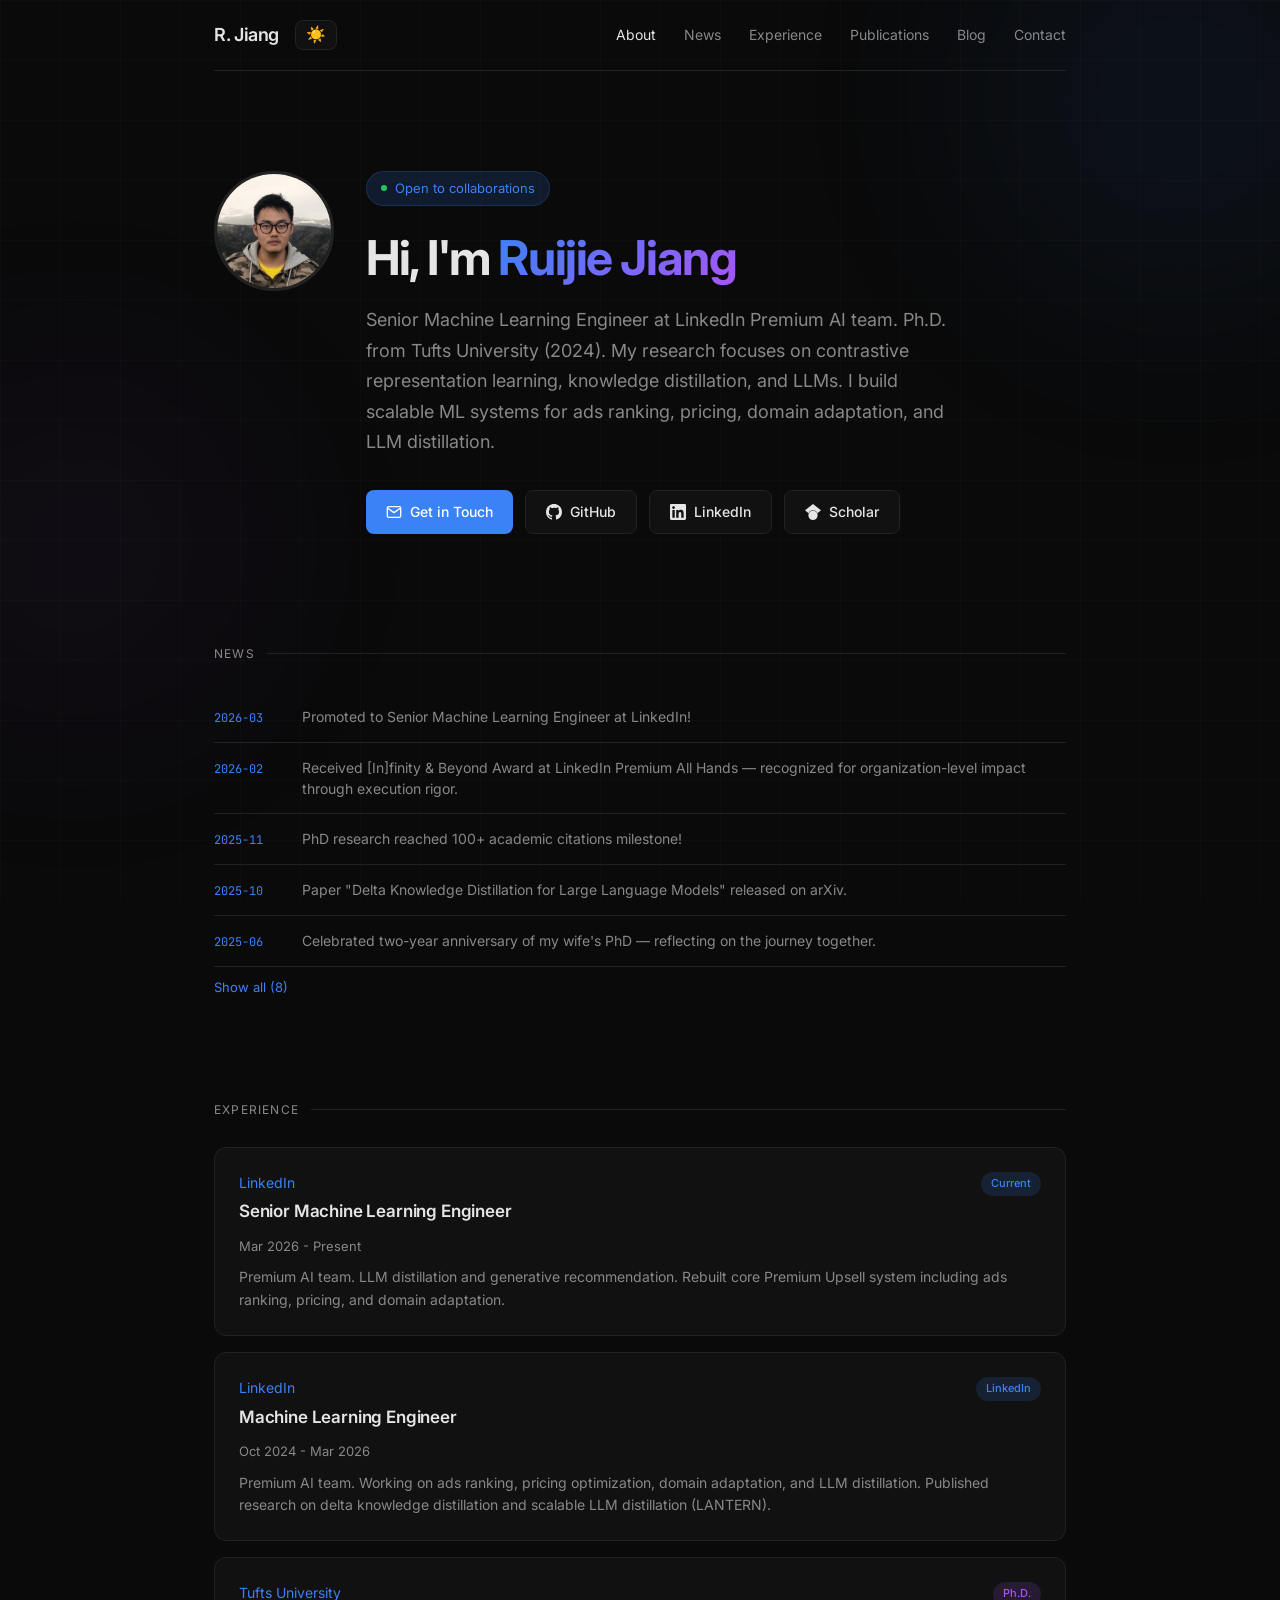
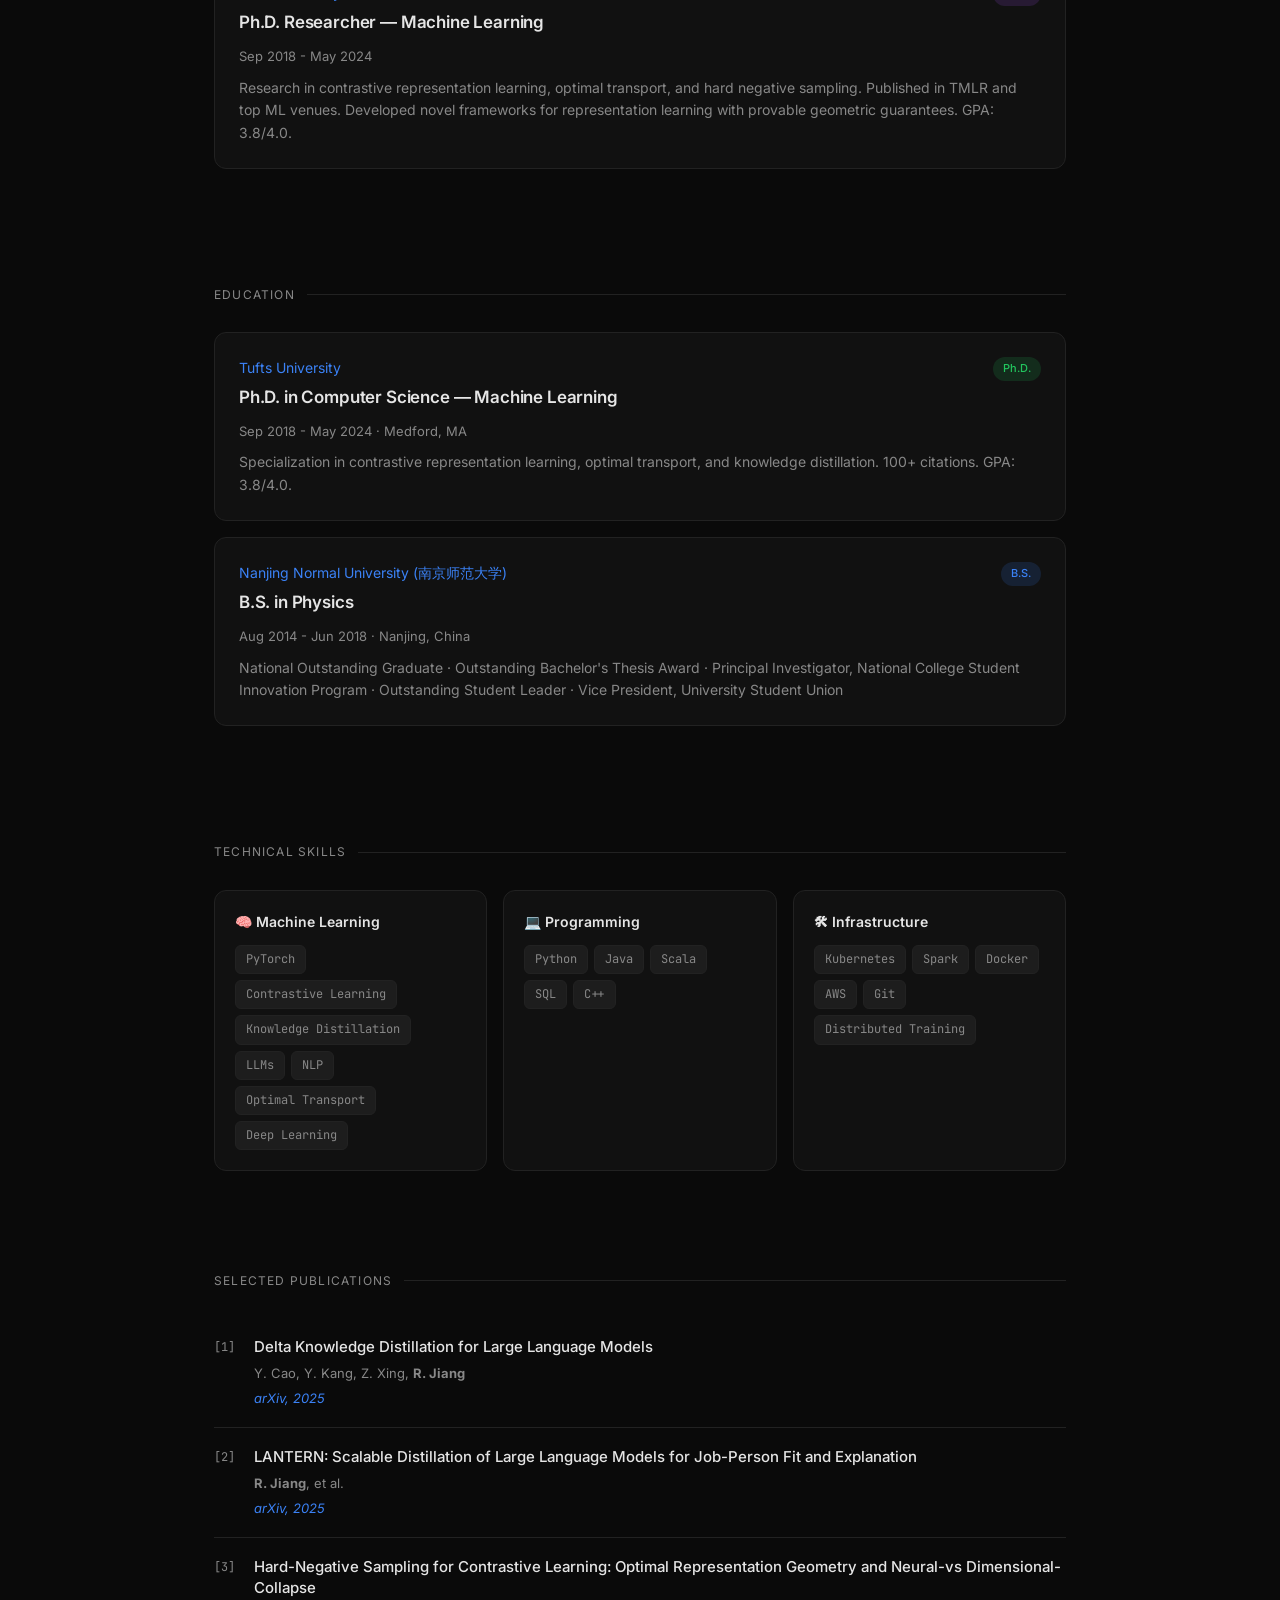
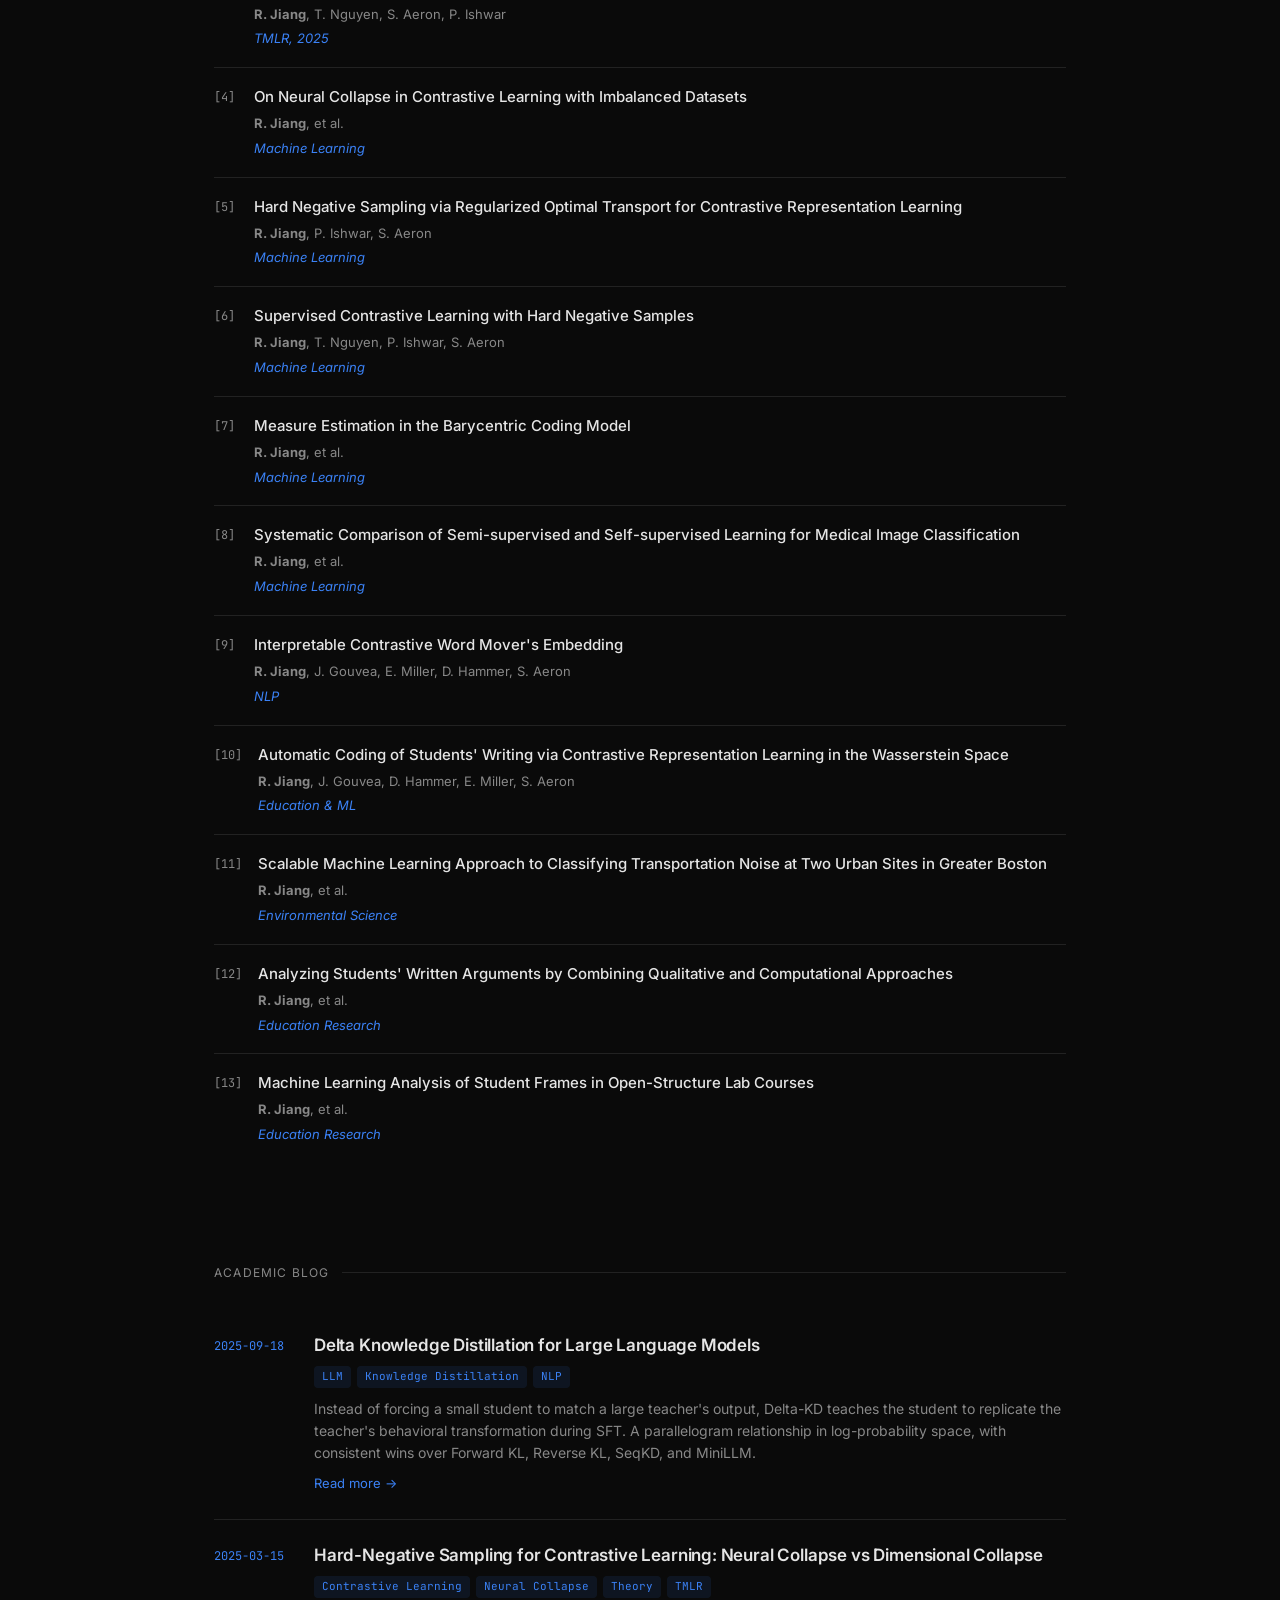
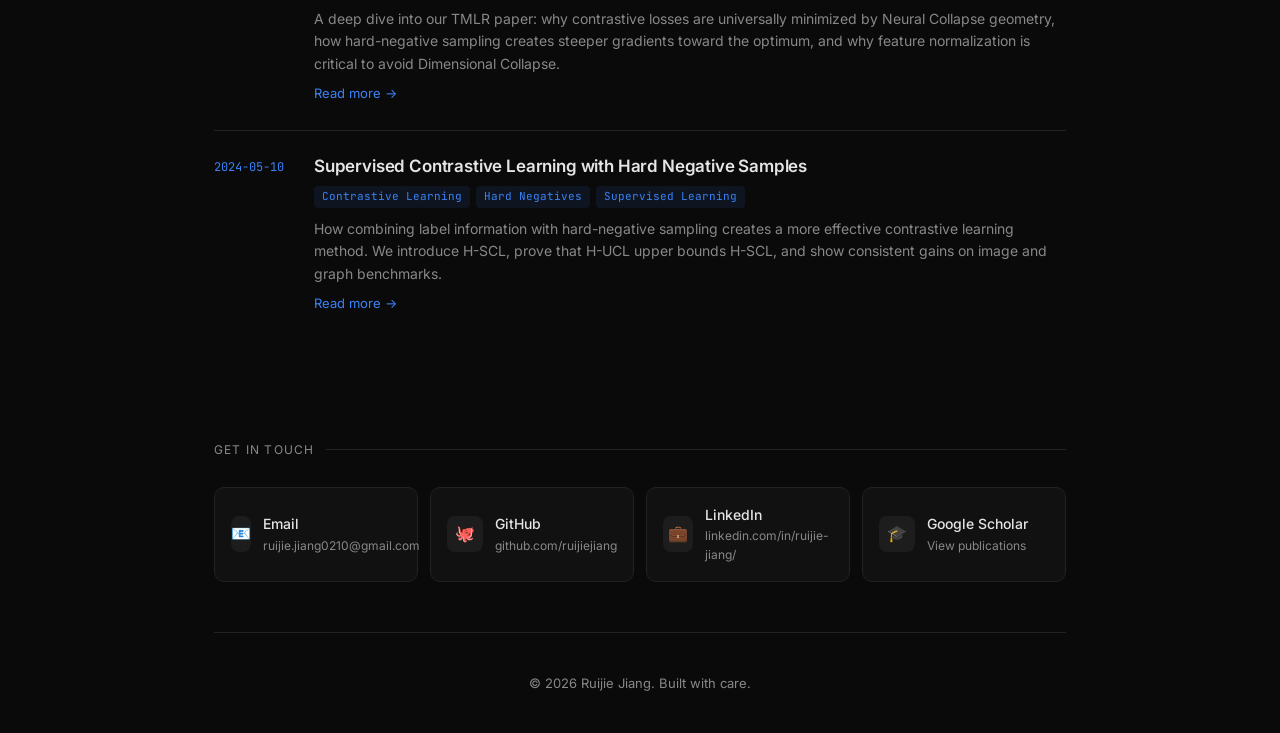
<file: index.html>
<!DOCTYPE html>
<html lang="en">
<head>
  <meta charset="UTF-8">
  <meta name="viewport" content="width=device-width, initial-scale=1.0">
  <title>Ruijie Jiang — Senior ML Engineer</title>
  <link href="https://fonts.googleapis.com/css2?family=Inter:wght@300;400;500;600;700&family=JetBrains+Mono:wght@400;500&display=swap" rel="stylesheet">
  <link rel="stylesheet" href="style.css">
</head>
<body>
  <div class="glow-orb glow-1"></div>
  <div class="glow-orb glow-2"></div>

  <div class="container">
    <nav id="nav"></nav>

    <!-- Hero -->
    <div class="hero" id="about">
      <div class="hero-top">
        <img src="photo.jpg" alt="Ruijie Jiang" class="hero-photo">
        <div>
          <div class="hero-badge"><span class="dot"></span><span id="hero-badge"></span></div>
          <h1>Hi, I'm <span class="gradient" id="hero-name"></span></h1>
          <p class="hero-desc" id="hero-desc"></p>
          <div class="hero-links" id="hero-links"></div>
        </div>
      </div>
    </div>

    <!-- News (preview) -->
    <section id="news">
      <div class="section-title">News</div>
      <ul class="news-list" id="news-list"></ul>
    </section>

    <!-- Experience -->
    <section id="experience">
      <div class="section-title">Experience</div>
      <div id="experience-list"></div>
    </section>

    <!-- Education -->
    <section id="education">
      <div class="section-title">Education</div>
      <div id="education-list"></div>
    </section>

    <!-- Skills -->
    <section id="skills">
      <div class="section-title">Technical Skills</div>
      <div class="skills-grid" id="skills-grid"></div>
    </section>

    <!-- Publications (preview) -->
    <section id="publications">
      <div class="section-title">Selected Publications</div>
      <div id="pub-list"></div>
    </section>

    <!-- Blog (preview) -->
    <section id="blog">
      <div class="section-title">Academic Blog</div>
      <div class="blog-grid" id="blog-grid"></div>
    </section>

    <!-- Contact -->
    <section id="contact">
      <div class="section-title">Get in Touch</div>
      <div class="contact-grid" id="contact-grid"></div>
    </section>

    <footer id="footer"></footer>
  </div>

  <script src="data.js"></script>
  <script src="render.js"></script>
  <script>
    // Nav — links to dedicated pages
    renderNav('nav', '', 'about');
    initTheme();

    // Hero
    $('hero-badge').textContent = SITE.badge;
    $('hero-name').textContent = SITE.name;
    $('hero-desc').textContent = SITE.heroDesc;
    $('hero-links').innerHTML = `
      <a href="mailto:${SITE.email}" class="btn-primary">${ICONS.mail} Get in Touch</a>
      <a href="${SITE.github}" class="btn-secondary" target="_blank">${ICONS.github} GitHub</a>
      <a href="${SITE.linkedin}" class="btn-secondary" target="_blank">${ICONS.linkedin} LinkedIn</a>
      <a href="${SITE.scholar}" class="btn-secondary" target="_blank">${ICONS.scholar} Scholar</a>
    `;

    // Sections
    renderNews('news-list', false);
    renderCards(SITE.experience, 'experience-list');
    renderCards(SITE.education, 'education-list');
    renderSkills('skills-grid');
    renderPublications('pub-list');
    renderBlog('blog-grid', '');
    renderContact('contact-grid');
    renderFooter('footer');
  </script>
</body>
</html>
</file>
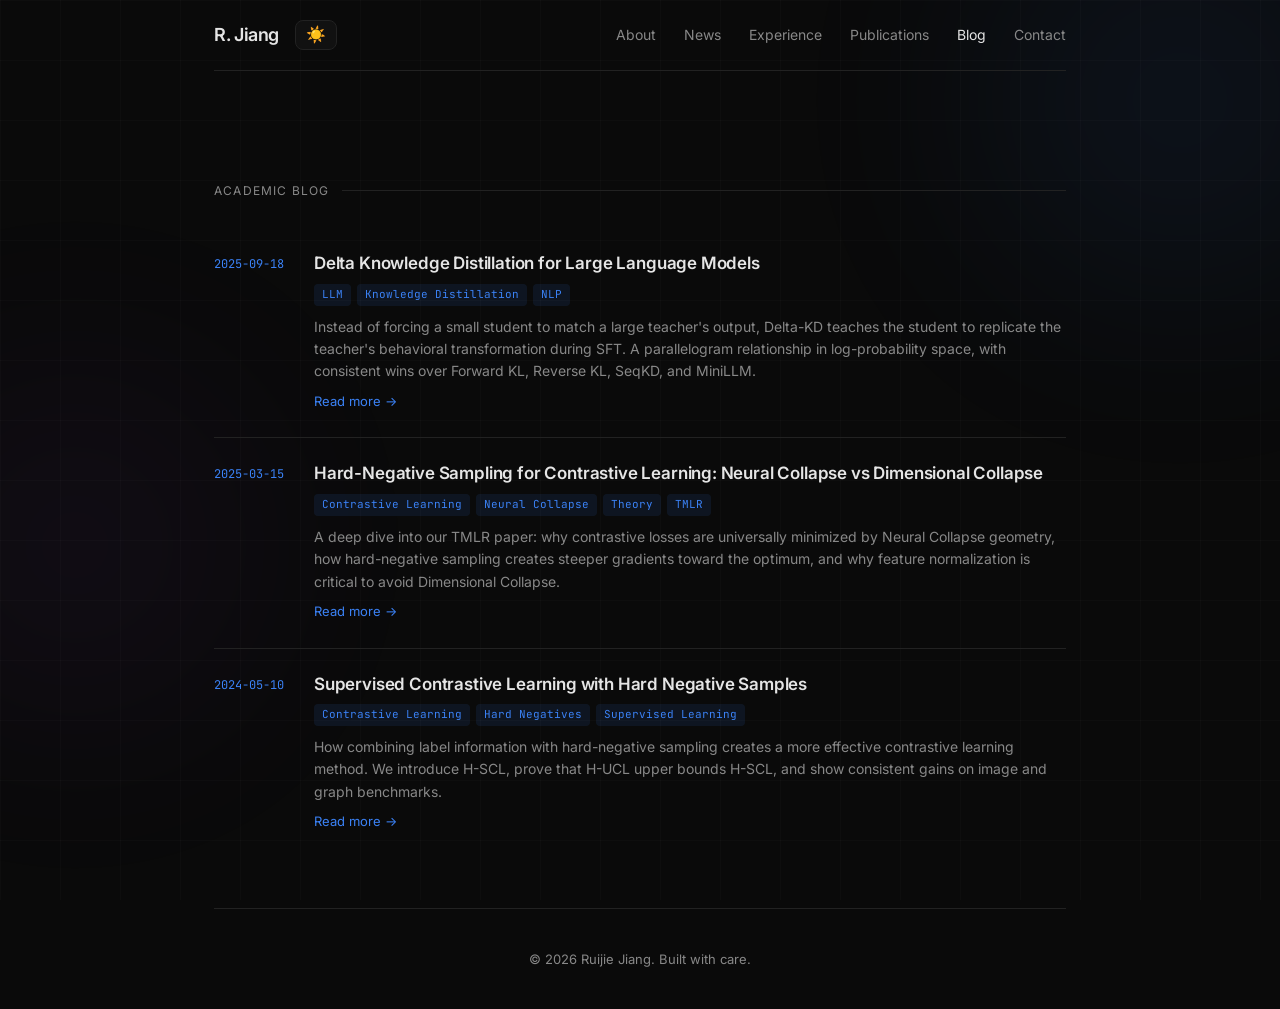
<file: pages/blog.html>
<!DOCTYPE html>
<html lang="en">
<head>
  <meta charset="UTF-8">
  <meta name="viewport" content="width=device-width, initial-scale=1.0">
  <title>Academic Blog — Ruijie Jiang</title>
  <link href="https://fonts.googleapis.com/css2?family=Inter:wght@300;400;500;600;700&family=JetBrains+Mono:wght@400;500&display=swap" rel="stylesheet">
  <link rel="stylesheet" href="../style.css">
</head>
<body>
  <div class="glow-orb glow-1"></div>
  <div class="glow-orb glow-2"></div>
  <div class="container">
    <nav id="nav"></nav>
    <section>
      <div class="section-title">Academic Blog</div>
      <div class="blog-grid" id="blog-grid"></div>
    </section>
    <footer id="footer"></footer>
  </div>
  <script src="../data.js"></script>
  <script src="../render.js"></script>
  <script>
    renderNav('nav', '../', 'blog');
    initTheme();
    renderBlog('blog-grid', '../');
    renderFooter('footer');
  </script>
</body>
</html>
</file>
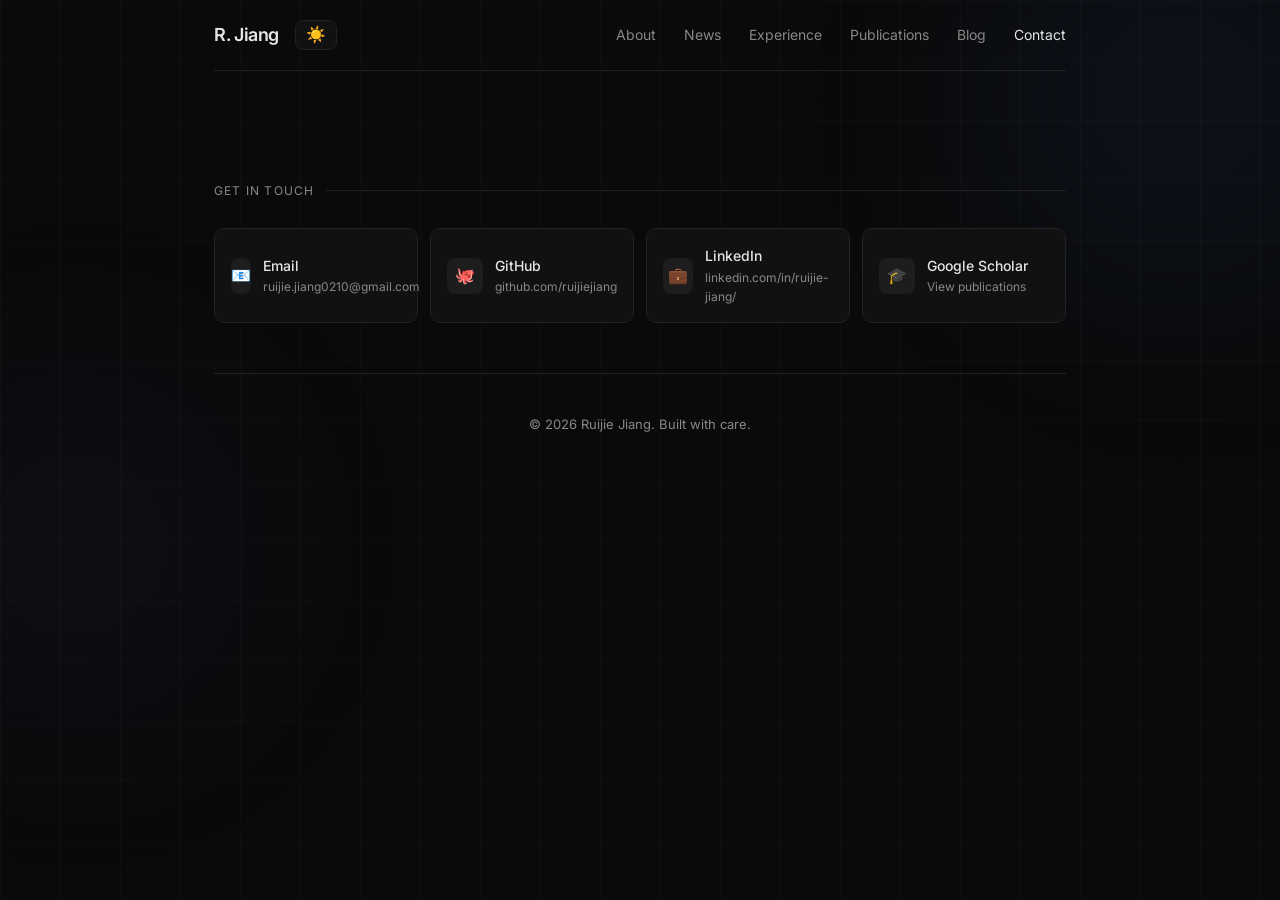
<file: pages/contact.html>
<!DOCTYPE html>
<html lang="en">
<head>
  <meta charset="UTF-8">
  <meta name="viewport" content="width=device-width, initial-scale=1.0">
  <title>Contact — Ruijie Jiang</title>
  <link href="https://fonts.googleapis.com/css2?family=Inter:wght@300;400;500;600;700&family=JetBrains+Mono:wght@400;500&display=swap" rel="stylesheet">
  <link rel="stylesheet" href="../style.css">
</head>
<body>
  <div class="glow-orb glow-1"></div>
  <div class="glow-orb glow-2"></div>
  <div class="container">
    <nav id="nav"></nav>
    <section>
      <div class="section-title">Get in Touch</div>
      <div class="contact-grid" id="contact-grid"></div>
    </section>
    <footer id="footer"></footer>
  </div>
  <script src="../data.js"></script>
  <script src="../render.js"></script>
  <script>
    renderNav('nav', '../', 'contact');
    initTheme();
    renderContact('contact-grid');
    renderFooter('footer');
  </script>
</body>
</html>
</file>
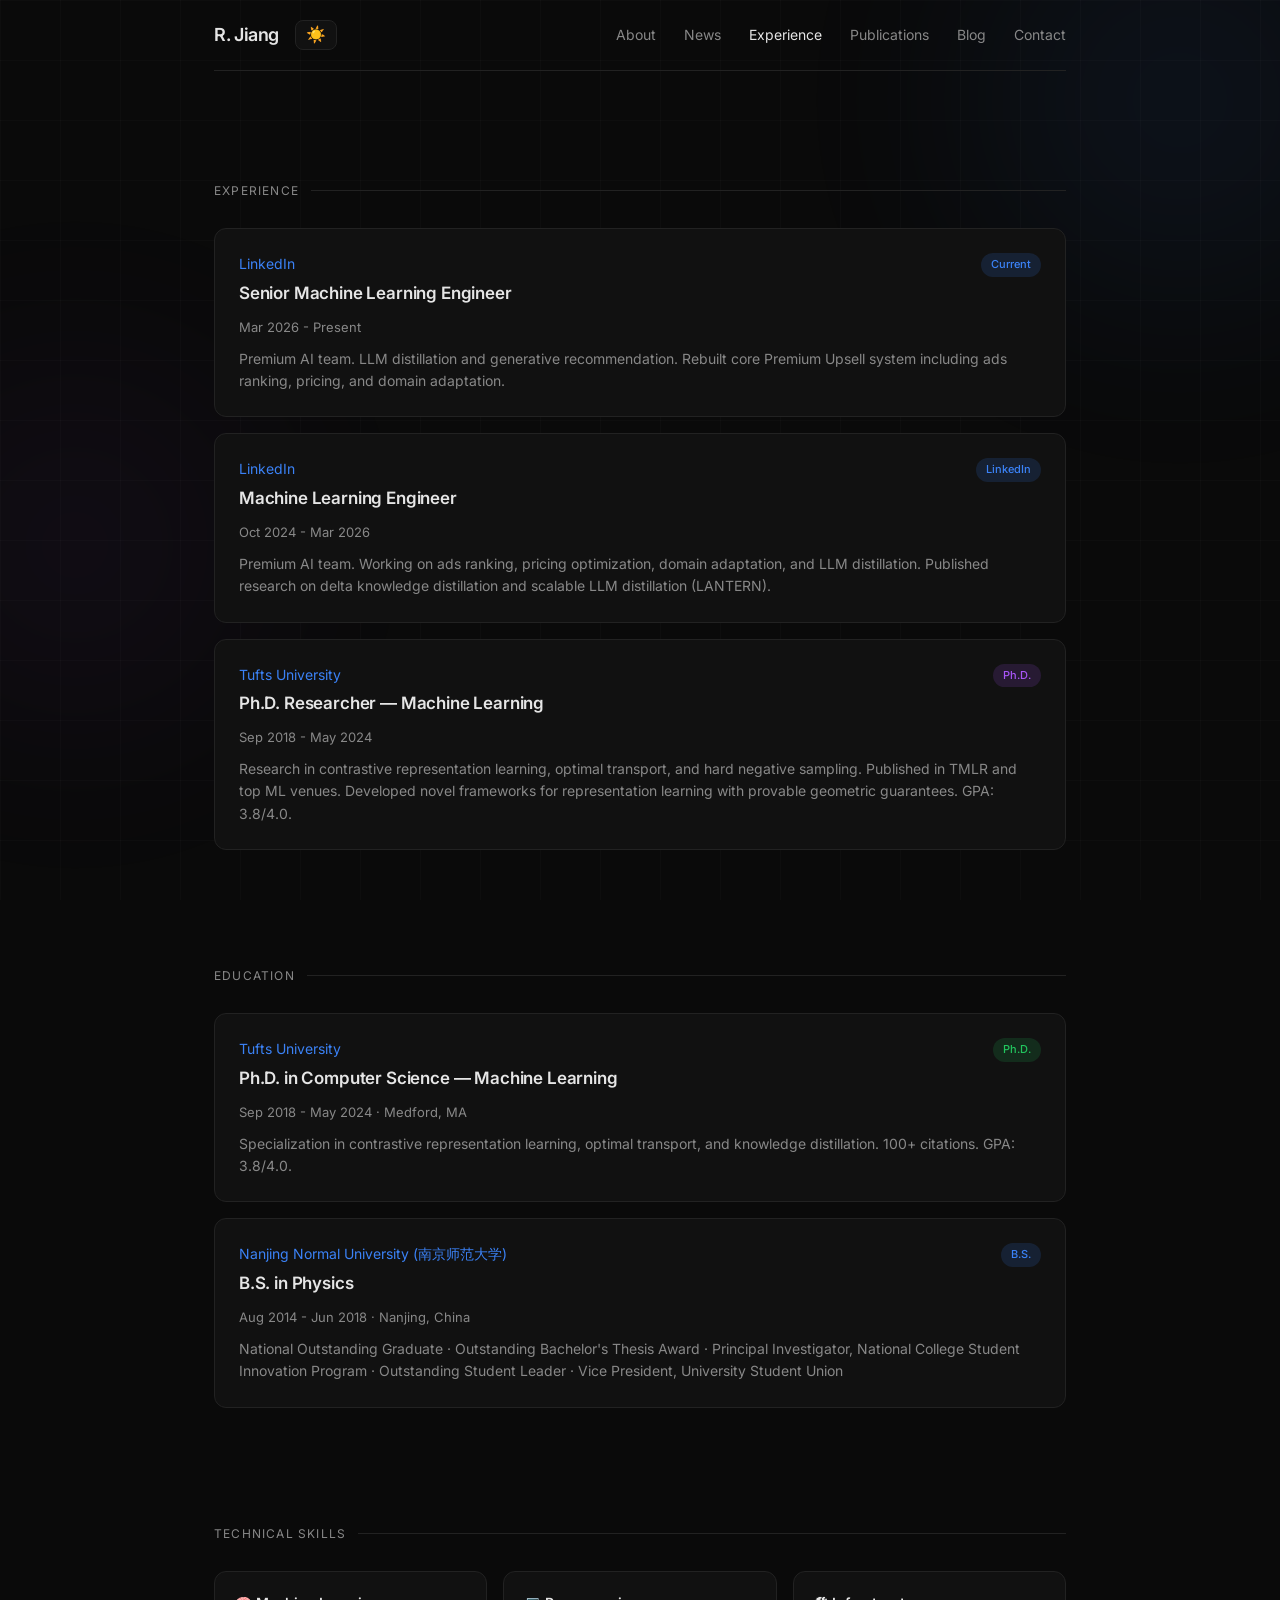
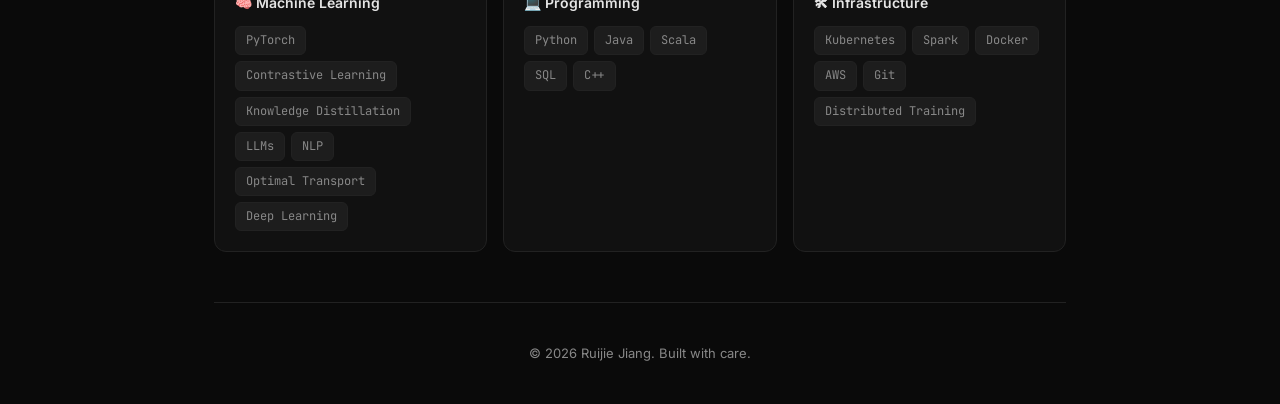
<file: pages/experience.html>
<!DOCTYPE html>
<html lang="en">
<head>
  <meta charset="UTF-8">
  <meta name="viewport" content="width=device-width, initial-scale=1.0">
  <title>Experience — Ruijie Jiang</title>
  <link href="https://fonts.googleapis.com/css2?family=Inter:wght@300;400;500;600;700&family=JetBrains+Mono:wght@400;500&display=swap" rel="stylesheet">
  <link rel="stylesheet" href="../style.css">
</head>
<body>
  <div class="glow-orb glow-1"></div>
  <div class="glow-orb glow-2"></div>
  <div class="container">
    <nav id="nav"></nav>
    <section>
      <div class="section-title">Experience</div>
      <div id="experience-list"></div>
    </section>
    <section>
      <div class="section-title">Education</div>
      <div id="education-list"></div>
    </section>
    <section>
      <div class="section-title">Technical Skills</div>
      <div class="skills-grid" id="skills-grid"></div>
    </section>
    <footer id="footer"></footer>
  </div>
  <script src="../data.js"></script>
  <script src="../render.js"></script>
  <script>
    renderNav('nav', '../', 'experience');
    initTheme();
    renderCards(SITE.experience, 'experience-list');
    renderCards(SITE.education, 'education-list');
    renderSkills('skills-grid');
    renderFooter('footer');
  </script>
</body>
</html>
</file>
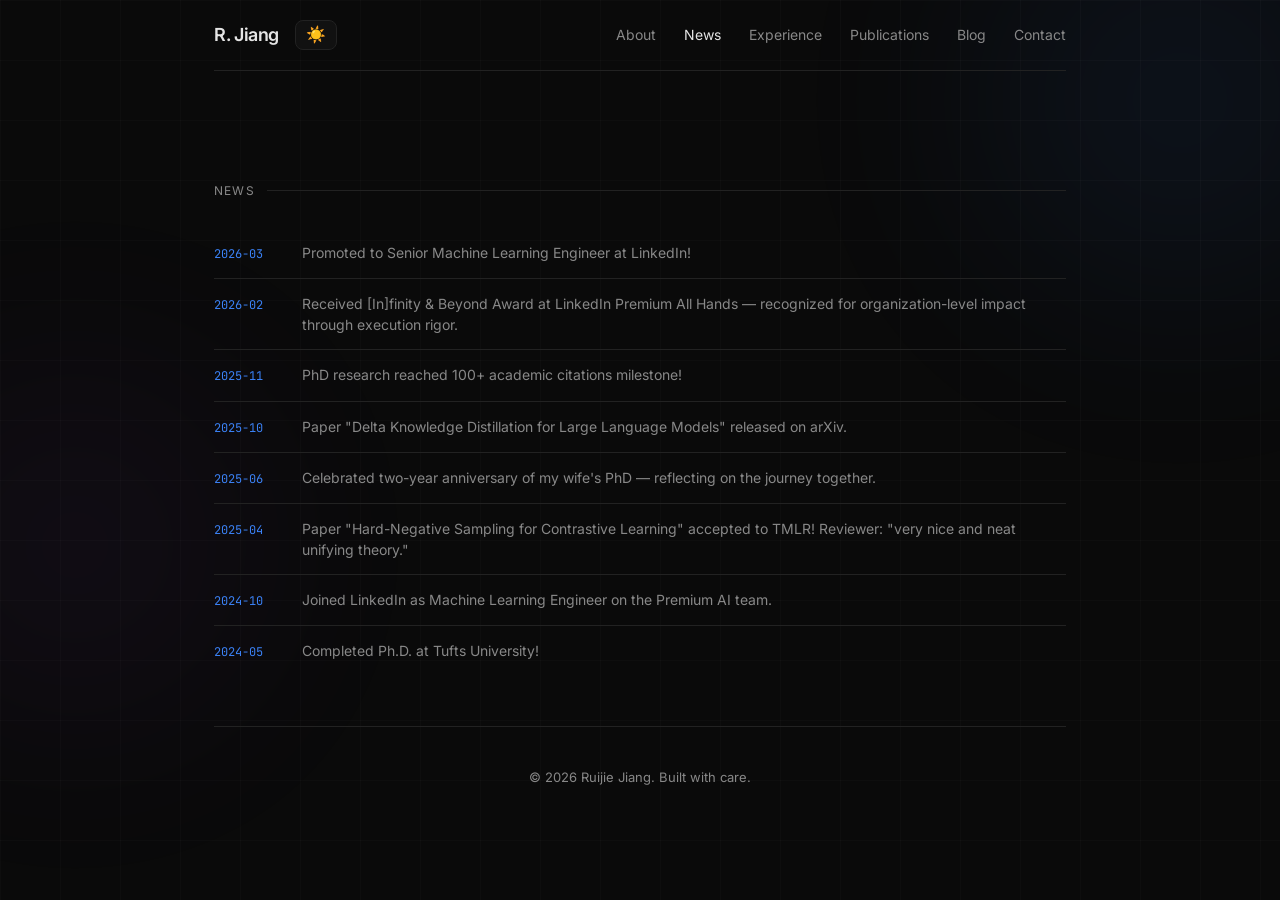
<file: pages/news.html>
<!DOCTYPE html>
<html lang="en">
<head>
  <meta charset="UTF-8">
  <meta name="viewport" content="width=device-width, initial-scale=1.0">
  <title>News — Ruijie Jiang</title>
  <link href="https://fonts.googleapis.com/css2?family=Inter:wght@300;400;500;600;700&family=JetBrains+Mono:wght@400;500&display=swap" rel="stylesheet">
  <link rel="stylesheet" href="../style.css">
</head>
<body>
  <div class="glow-orb glow-1"></div>
  <div class="glow-orb glow-2"></div>
  <div class="container">
    <nav id="nav"></nav>
    <section>
      <div class="section-title">News</div>
      <ul class="news-list" id="news-list"></ul>
    </section>
    <footer id="footer"></footer>
  </div>
  <script src="../data.js"></script>
  <script src="../render.js"></script>
  <script>
    renderNav('nav', '../', 'news');
    initTheme();
    renderNews('news-list', true);
    renderFooter('footer');
  </script>
</body>
</html>
</file>
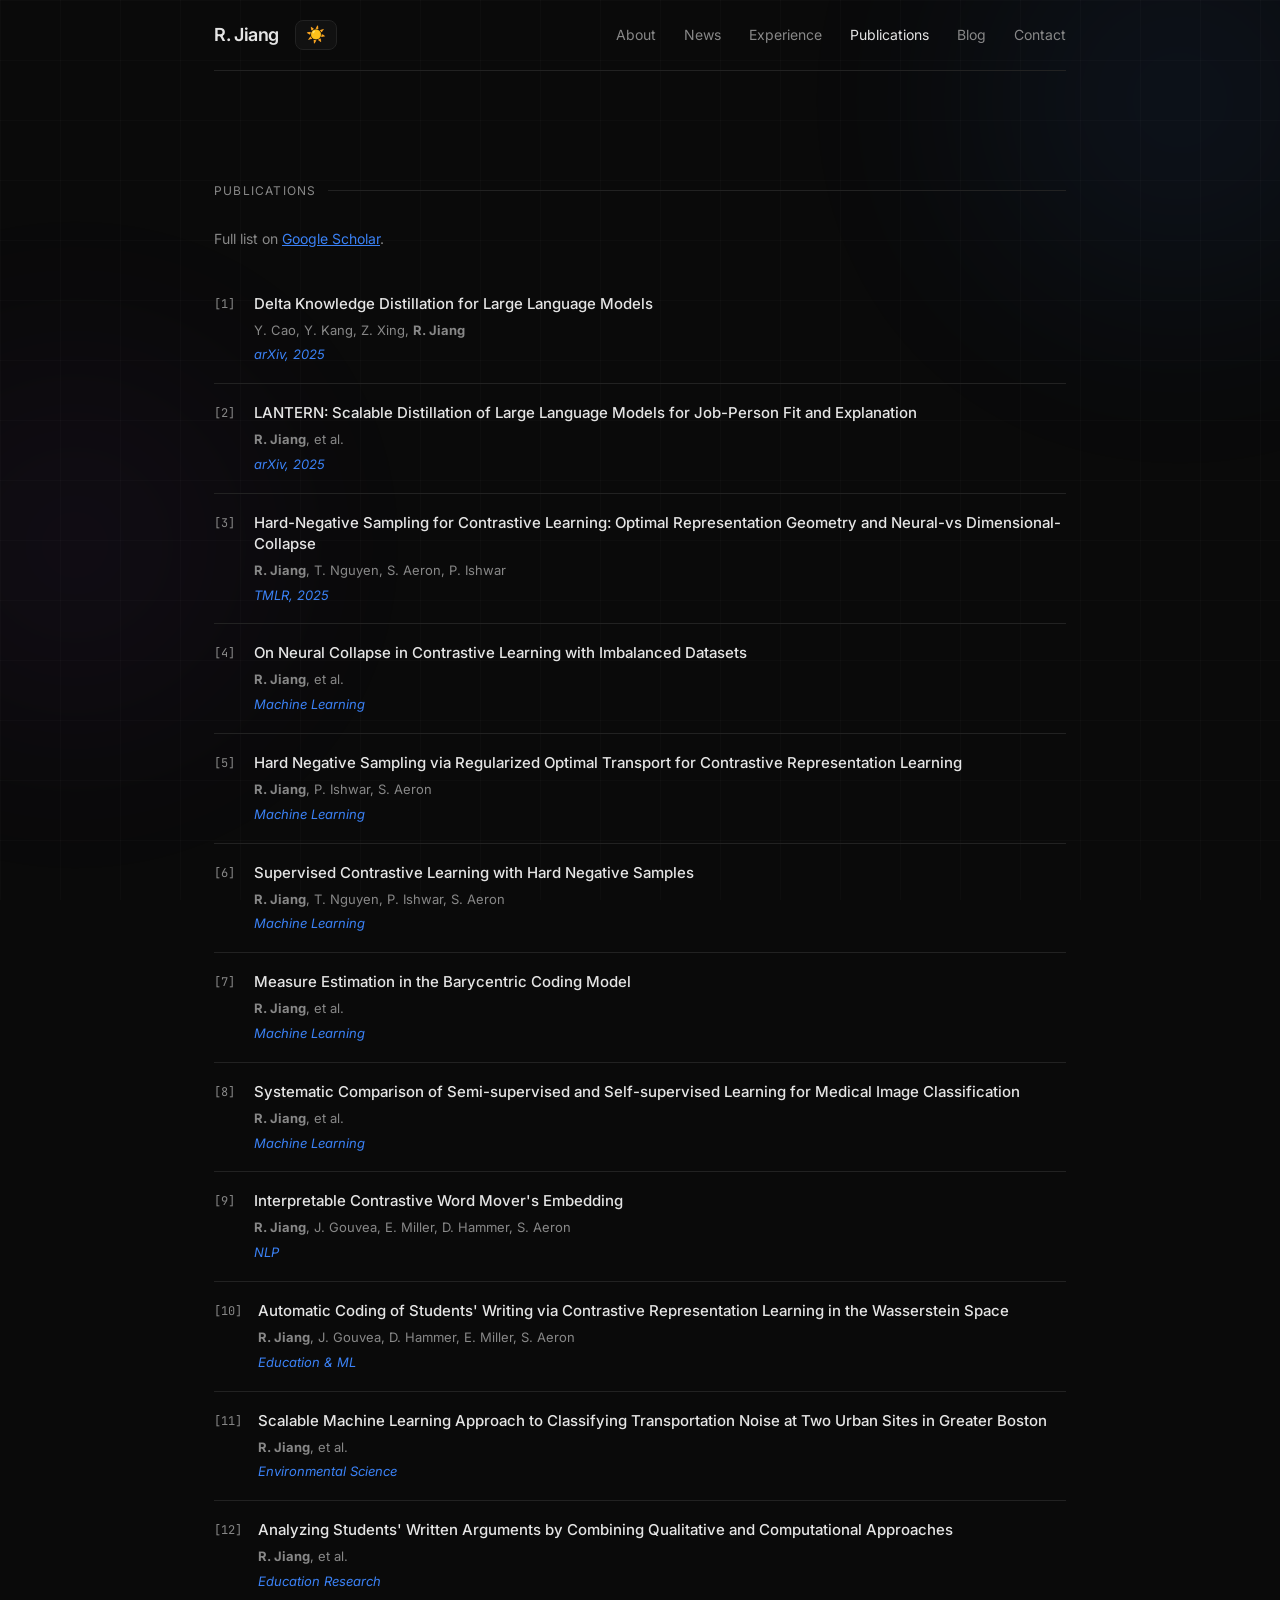
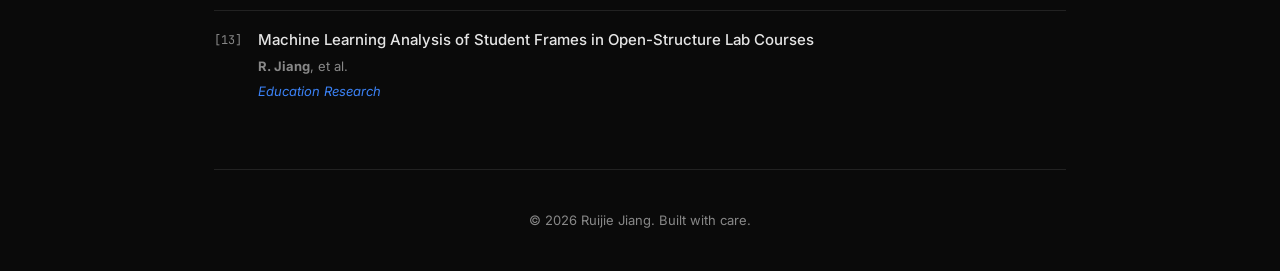
<file: pages/publications.html>
<!DOCTYPE html>
<html lang="en">
<head>
  <meta charset="UTF-8">
  <meta name="viewport" content="width=device-width, initial-scale=1.0">
  <title>Publications — Ruijie Jiang</title>
  <link href="https://fonts.googleapis.com/css2?family=Inter:wght@300;400;500;600;700&family=JetBrains+Mono:wght@400;500&display=swap" rel="stylesheet">
  <link rel="stylesheet" href="../style.css">
</head>
<body>
  <div class="glow-orb glow-1"></div>
  <div class="glow-orb glow-2"></div>
  <div class="container">
    <nav id="nav"></nav>
    <section>
      <div class="section-title">Publications</div>
      <p id="scholar-link" style="color:var(--text-muted);font-size:14px;margin-bottom:24px;"></p>
      <div id="pub-list"></div>
    </section>
    <footer id="footer"></footer>
  </div>
  <script src="../data.js"></script>
  <script src="../render.js"></script>
  <script>
    renderNav('nav', '../', 'publications');
    initTheme();
    document.getElementById('scholar-link').innerHTML = 'Full list on <a href="' + SITE.scholar + '" target="_blank" style="color:var(--accent)">Google Scholar</a>.';
    renderPublications('pub-list');
    renderFooter('footer');
  </script>
</body>
</html>
</file>
<file: style.css>
/* ============================================================
   style.css — 日夜双主题 + 所有组件样式
   ============================================================ */

/* ---- Night theme (default) ---- */
:root {
  --bg: #0a0a0a;
  --bg-card: #111111;
  --bg-card-hover: #1a1a1a;
  --border: #222;
  --text: #e5e5e5;
  --text-muted: #888;
  --accent: #3b82f6;
  --accent-hover: #2563eb;
  --accent-glow: rgba(59, 130, 246, 0.15);
  --accent-border: rgba(59, 130, 246, 0.2);
  --green: #22c55e;
  --purple: #a855f7;
  --orange: #f97316;
  --grid-line: rgba(255, 255, 255, 0.02);
  --skill-tag-bg: rgba(255, 255, 255, 0.05);
  --contact-icon-bg: rgba(255, 255, 255, 0.05);
  --glow1-color: #3b82f6;
  --glow2-color: #a855f7;
  --glow1-opacity: 0.08;
  --glow2-opacity: 0.06;
  --card-hover-border: #333;
  --gradient-from: var(--accent);
  --gradient-to: var(--purple);
}

/* ---- Day theme ---- */
[data-theme="day"] {
  --bg: #f8f9fa;
  --bg-card: #ffffff;
  --bg-card-hover: #f0f1f3;
  --border: #e0e0e0;
  --text: #1a1a1a;
  --text-muted: #666;
  --accent: #2563eb;
  --accent-hover: #1d4ed8;
  --accent-glow: rgba(37, 99, 235, 0.1);
  --accent-border: rgba(37, 99, 235, 0.2);
  --green: #16a34a;
  --purple: #9333ea;
  --orange: #ea580c;
  --grid-line: rgba(0, 0, 0, 0.03);
  --skill-tag-bg: rgba(0, 0, 0, 0.04);
  --contact-icon-bg: rgba(0, 0, 0, 0.04);
  --glow1-color: #60a5fa;
  --glow2-color: #c084fc;
  --glow1-opacity: 0.10;
  --glow2-opacity: 0.08;
  --card-hover-border: #ccc;
  --gradient-from: #2563eb;
  --gradient-to: #9333ea;
}

/* ---- Reset ---- */
* { margin: 0; padding: 0; box-sizing: border-box; }

body {
  font-family: 'Inter', -apple-system, sans-serif;
  background: var(--bg);
  color: var(--text);
  line-height: 1.6;
  overflow-x: hidden;
  transition: background 0.4s, color 0.4s;
}

/* Grid overlay */
body::before {
  content: '';
  position: fixed;
  inset: 0;
  background-image:
    linear-gradient(var(--grid-line) 1px, transparent 1px),
    linear-gradient(90deg, var(--grid-line) 1px, transparent 1px);
  background-size: 60px 60px;
  pointer-events: none;
  z-index: 0;
}

/* Glow orbs */
.glow-orb {
  position: fixed;
  border-radius: 50%;
  filter: blur(120px);
  pointer-events: none;
  z-index: 0;
  transition: opacity 0.4s, background 0.4s;
}
.glow-1 { width: 400px; height: 400px; background: var(--glow1-color); top: -100px; right: -100px; opacity: var(--glow1-opacity); }
.glow-2 { width: 350px; height: 350px; background: var(--glow2-color); bottom: 20%; left: -100px; opacity: var(--glow2-opacity); }

/* ---- Layout ---- */
.container {
  max-width: 900px;
  margin: 0 auto;
  padding: 0 24px;
  position: relative;
  z-index: 1;
}

/* ---- Nav ---- */
nav {
  padding: 20px 0;
  display: flex;
  justify-content: space-between;
  align-items: center;
  border-bottom: 1px solid var(--border);
  margin-bottom: 60px;
}
.nav-left { display: flex; align-items: center; gap: 16px; }
.nav-name { font-weight: 600; font-size: 18px; letter-spacing: -0.02em; }
.nav-links { display: flex; gap: 28px; }
.nav-links a {
  color: var(--text-muted);
  text-decoration: none;
  font-size: 14px;
  transition: color 0.2s;
}
.nav-links a:hover { color: var(--text); }

/* Theme toggle */
.theme-toggle {
  background: var(--bg-card);
  border: 1px solid var(--border);
  border-radius: 8px;
  padding: 6px 10px;
  cursor: pointer;
  font-size: 16px;
  line-height: 1;
  transition: all 0.2s;
}
.theme-toggle:hover { border-color: var(--card-hover-border); }

/* ---- Hero ---- */
.hero { padding: 40px 0 60px; }
.hero-top { display: flex; align-items: flex-start; gap: 32px; }
.hero-photo {
  width: 120px; height: 120px;
  border-radius: 50%;
  border: 3px solid var(--border);
  object-fit: cover;
  flex-shrink: 0;
  transition: border-color 0.3s;
}
.hero-photo:hover { border-color: var(--accent); }
@media (max-width: 640px) {
  .hero-top { flex-direction: column; align-items: center; text-align: center; }
  .hero-photo { width: 100px; height: 100px; }
  .hero-desc { max-width: 100%; }
  .hero-links { justify-content: center; }
}
.hero-badge {
  display: inline-flex;
  align-items: center;
  gap: 8px;
  padding: 6px 14px;
  background: var(--accent-glow);
  border: 1px solid var(--accent-border);
  border-radius: 20px;
  font-size: 13px;
  color: var(--accent);
  margin-bottom: 24px;
}
.hero-badge .dot {
  width: 6px; height: 6px;
  background: var(--green);
  border-radius: 50%;
  animation: pulse 2s infinite;
}
@keyframes pulse {
  0%, 100% { opacity: 1; }
  50% { opacity: 0.4; }
}
.hero h1 {
  font-size: 48px;
  font-weight: 700;
  letter-spacing: -0.03em;
  line-height: 1.15;
  margin-bottom: 20px;
}
.hero h1 .gradient {
  background: linear-gradient(135deg, var(--gradient-from), var(--gradient-to));
  -webkit-background-clip: text;
  -webkit-text-fill-color: transparent;
  background-clip: text;
}
.hero-desc {
  font-size: 18px;
  color: var(--text-muted);
  max-width: 600px;
  line-height: 1.7;
}
.hero-links { display: flex; gap: 12px; margin-top: 32px; flex-wrap: wrap; }
.hero-links a {
  display: inline-flex;
  align-items: center;
  gap: 8px;
  padding: 10px 20px;
  border-radius: 8px;
  font-size: 14px;
  font-weight: 500;
  text-decoration: none;
  transition: all 0.2s;
}
.btn-primary { background: var(--accent); color: #fff; }
.btn-primary:hover { background: var(--accent-hover); }
.btn-secondary {
  background: var(--bg-card);
  color: var(--text);
  border: 1px solid var(--border);
}
.btn-secondary:hover { background: var(--bg-card-hover); border-color: var(--card-hover-border); }

/* ---- Section ---- */
section { padding: 50px 0; }
.section-title {
  font-size: 12px;
  text-transform: uppercase;
  letter-spacing: 0.1em;
  color: var(--text-muted);
  margin-bottom: 28px;
  display: flex;
  align-items: center;
  gap: 12px;
}
.section-title::after {
  content: '';
  flex: 1;
  height: 1px;
  background: var(--border);
}

/* ---- Card ---- */
.card {
  background: var(--bg-card);
  border: 1px solid var(--border);
  border-radius: 12px;
  padding: 24px;
  margin-bottom: 16px;
  transition: all 0.25s;
}
.card:hover {
  background: var(--bg-card-hover);
  border-color: var(--card-hover-border);
  transform: translateY(-2px);
}
.card-header {
  display: flex;
  justify-content: space-between;
  align-items: flex-start;
  margin-bottom: 10px;
}
.card-title { font-size: 17px; font-weight: 600; letter-spacing: -0.01em; }
.card-tag { font-size: 11px; padding: 3px 10px; border-radius: 12px; font-weight: 500; }
.tag-blue   { background: rgba(59, 130, 246, 0.15); color: var(--accent); }
.tag-green  { background: rgba(34, 197, 94, 0.15);  color: var(--green); }
.tag-purple { background: rgba(168, 85, 247, 0.15); color: var(--purple); }
.tag-orange { background: rgba(249, 115, 22, 0.15); color: var(--orange); }
.card-org { font-size: 14px; color: var(--accent); margin-bottom: 4px; }
.card-date { font-size: 13px; color: var(--text-muted); margin-bottom: 10px; }
.card-desc { font-size: 14px; color: var(--text-muted); line-height: 1.6; }

/* ---- Skills ---- */
.skills-grid {
  display: grid;
  grid-template-columns: repeat(auto-fill, minmax(250px, 1fr));
  gap: 16px;
}
.skill-card {
  background: var(--bg-card);
  border: 1px solid var(--border);
  border-radius: 12px;
  padding: 20px;
  transition: all 0.25s;
}
.skill-card:hover { border-color: var(--card-hover-border); transform: translateY(-2px); }
.skill-card h3 {
  font-size: 14px;
  font-weight: 600;
  margin-bottom: 12px;
  display: flex;
  align-items: center;
  gap: 8px;
}
.skill-tags { display: flex; flex-wrap: wrap; gap: 6px; }
.skill-tag {
  font-size: 12px;
  padding: 4px 10px;
  background: var(--skill-tag-bg);
  border: 1px solid var(--border);
  border-radius: 6px;
  color: var(--text-muted);
  font-family: 'JetBrains Mono', monospace;
}

/* ---- Publications ---- */
.pub-item {
  display: flex;
  gap: 16px;
  padding: 18px 0;
  border-bottom: 1px solid var(--border);
  transition: padding-left 0.2s;
}
.pub-item:last-child { border-bottom: none; }
.pub-item:hover { padding-left: 8px; }
.pub-num {
  font-family: 'JetBrains Mono', monospace;
  font-size: 12px;
  color: var(--text-muted);
  min-width: 24px;
  padding-top: 2px;
}
.pub-content { flex: 1; }
.pub-title { font-size: 15px; font-weight: 500; margin-bottom: 6px; line-height: 1.4; }
.pub-title a { color: var(--text); text-decoration: none; }
.pub-title a:hover { color: var(--accent); }
.pub-authors { font-size: 13px; color: var(--text-muted); margin-bottom: 4px; }
.pub-venue { font-size: 13px; color: var(--accent); font-style: italic; }

/* ---- Contact ---- */
.contact-grid {
  display: grid;
  grid-template-columns: repeat(auto-fit, minmax(200px, 1fr));
  gap: 12px;
}
.contact-item {
  display: flex;
  align-items: center;
  gap: 12px;
  padding: 16px;
  background: var(--bg-card);
  border: 1px solid var(--border);
  border-radius: 10px;
  text-decoration: none;
  color: var(--text);
  font-size: 14px;
  transition: all 0.2s;
}
.contact-item:hover { border-color: var(--accent); background: var(--bg-card-hover); }
.contact-icon {
  width: 36px; height: 36px;
  display: flex;
  align-items: center;
  justify-content: center;
  background: var(--contact-icon-bg);
  border-radius: 8px;
  font-size: 16px;
}
.contact-label { font-weight: 500; }
.contact-sub { font-size: 12px; color: var(--text-muted); }

/* ---- News ---- */
.news-list { list-style: none; }
.news-item {
  display: flex;
  gap: 16px;
  padding: 14px 0;
  border-bottom: 1px solid var(--border);
  font-size: 14px;
  align-items: baseline;
}
.news-item:last-child { border-bottom: none; }
.news-date {
  font-family: 'JetBrains Mono', monospace;
  font-size: 12px;
  color: var(--accent);
  white-space: nowrap;
  min-width: 72px;
}
.news-text { color: var(--text-muted); line-height: 1.5; }
.news-show-more {
  display: inline-block;
  margin-top: 12px;
  font-size: 13px;
  color: var(--accent);
  cursor: pointer;
  background: none;
  border: none;
  padding: 0;
  font-family: inherit;
}
.news-show-more:hover { text-decoration: underline; }

/* ---- Blog ---- */
.blog-grid {
  display: flex;
  flex-direction: column;
  gap: 0;
}
.blog-card {
  display: flex;
  gap: 20px;
  align-items: flex-start;
  padding: 24px 0;
  border-bottom: 1px solid var(--border);
  transition: all 0.2s;
}
.blog-card:last-child { border-bottom: none; }
.blog-card:hover { padding-left: 8px; }
.blog-card-date-col {
  min-width: 80px;
  font-family: 'JetBrains Mono', monospace;
  font-size: 12px;
  color: var(--accent);
  padding-top: 3px;
  white-space: nowrap;
}
.blog-card-content { flex: 1; }
.blog-card-title {
  font-size: 17px;
  font-weight: 600;
  margin-bottom: 8px;
  letter-spacing: -0.01em;
  line-height: 1.4;
}
.blog-card-title a { color: var(--text); text-decoration: none; }
.blog-card-title a:hover { color: var(--accent); }
.blog-card-meta {
  font-size: 12px;
  color: var(--text-muted);
  margin-bottom: 10px;
  display: flex;
  align-items: center;
  gap: 10px;
}
.blog-card-tags { display: flex; gap: 6px; flex-wrap: wrap; }
.blog-tag {
  font-size: 11px;
  padding: 2px 8px;
  background: rgba(59, 130, 246, 0.1);
  color: var(--accent);
  border-radius: 4px;
  font-family: 'JetBrains Mono', monospace;
}
.blog-card-summary {
  font-size: 14px;
  color: var(--text-muted);
  line-height: 1.6;
}
.blog-card-readmore {
  display: inline-block;
  margin-top: 8px;
  font-size: 13px;
  color: var(--accent);
  text-decoration: none;
}
.blog-card-readmore:hover { text-decoration: underline; }
.blog-empty {
  color: var(--text-muted);
  font-size: 14px;
  font-style: italic;
}

/* ---- Footer ---- */
footer {
  padding: 40px 0;
  border-top: 1px solid var(--border);
  text-align: center;
  color: var(--text-muted);
  font-size: 13px;
}

/* ---- Responsive ---- */
@media (max-width: 640px) {
  .hero h1 { font-size: 32px; }
  .hero-desc { font-size: 16px; }
  nav { flex-direction: column; gap: 16px; }
  .skills-grid { grid-template-columns: 1fr; }
  .contact-grid { grid-template-columns: 1fr; }
  .blog-card { flex-direction: column; gap: 8px; }
  .blog-card-date-col { min-width: auto; }
  .pub-item { flex-direction: column; gap: 4px; }
  .pub-num { min-width: auto; }
}
</file>
